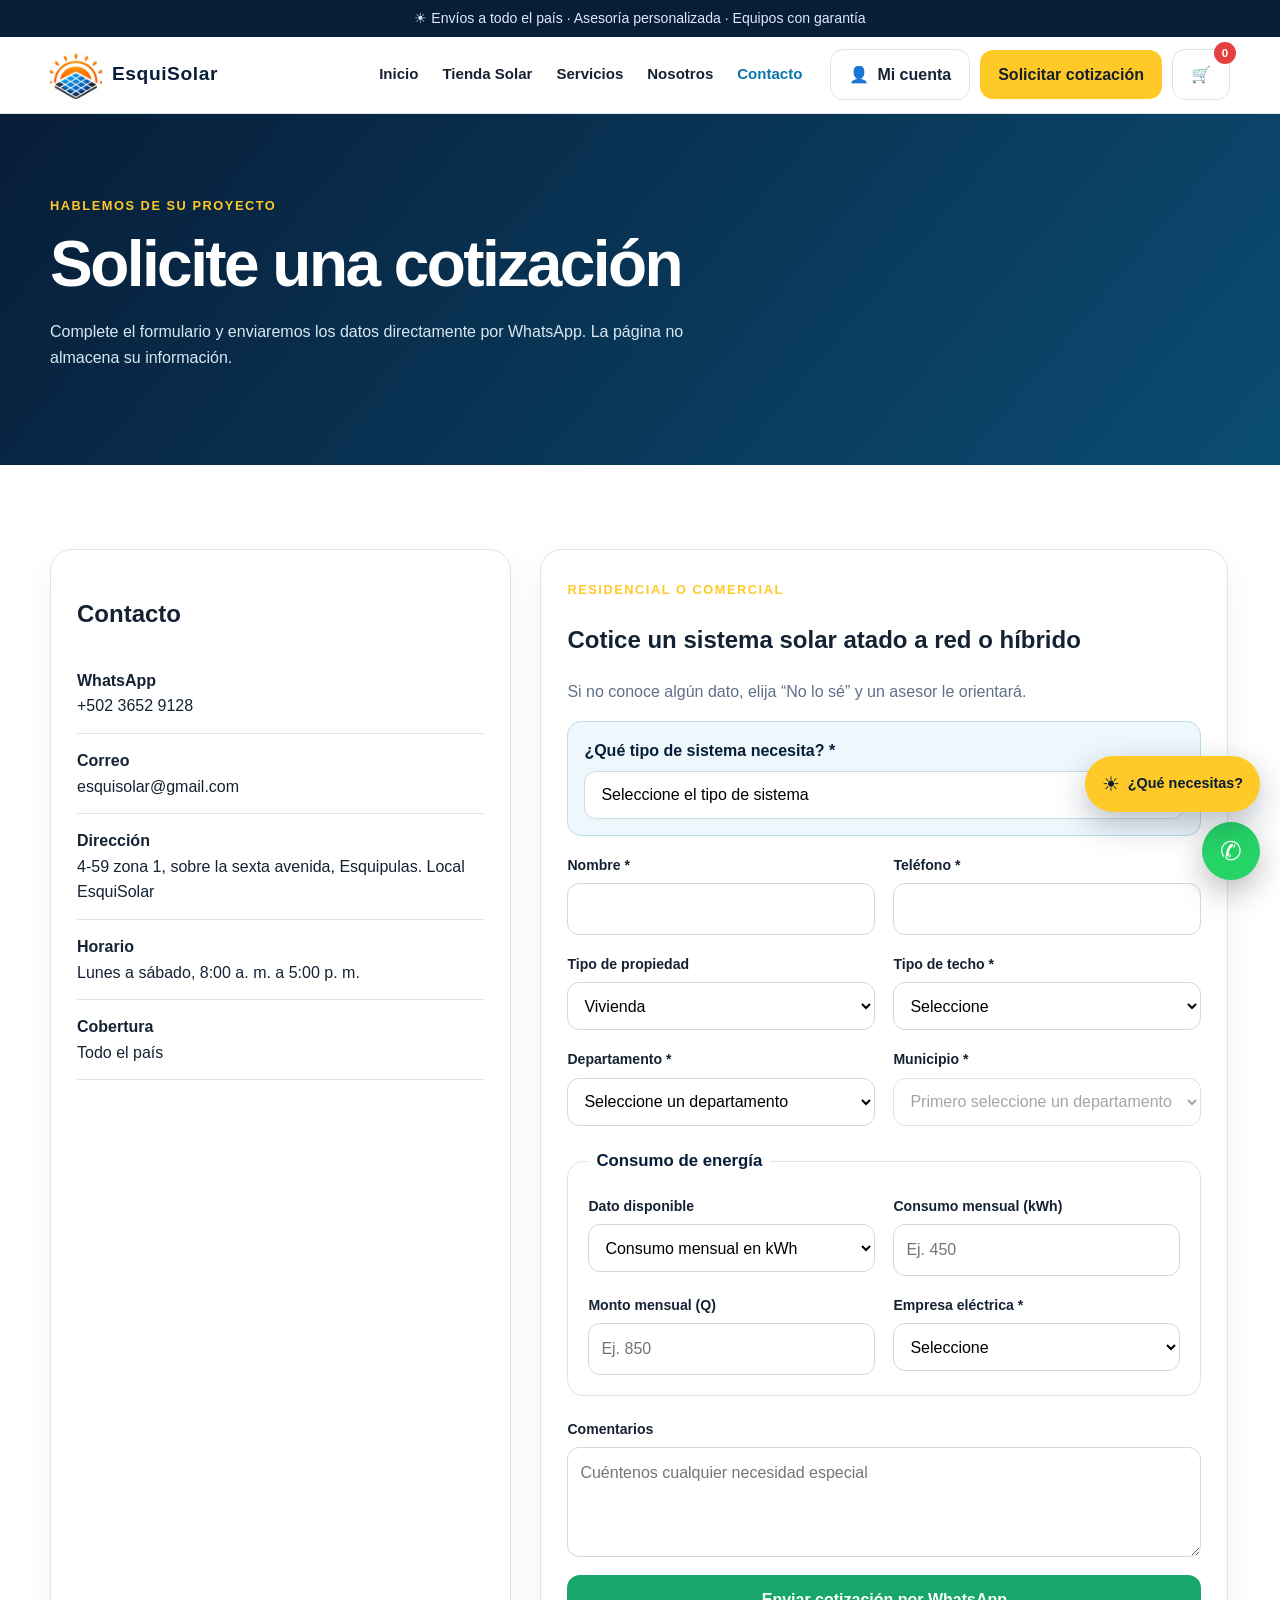
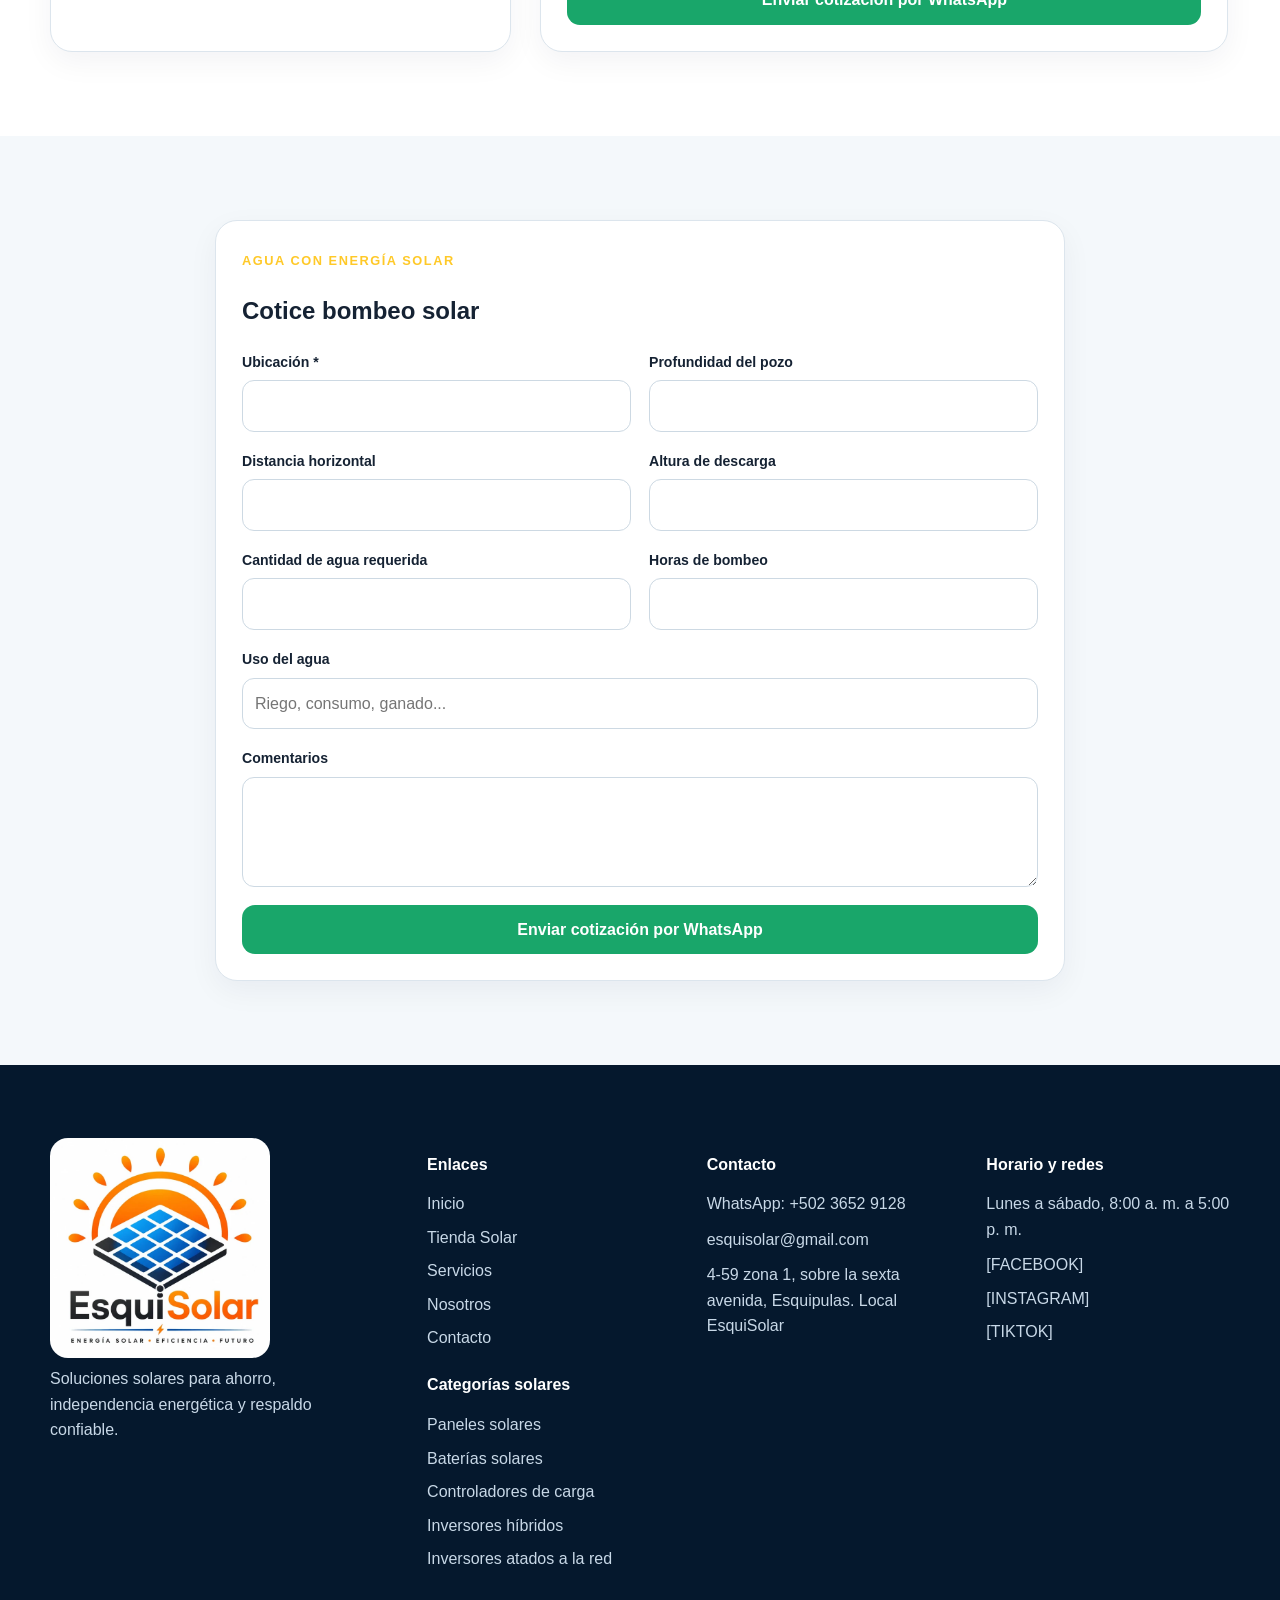
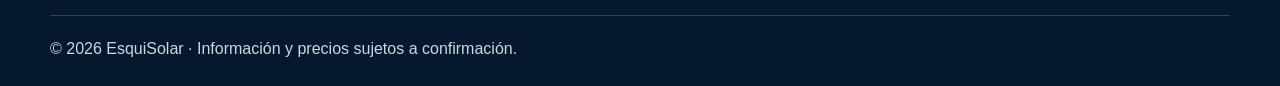
<file: contacto.html>
<!doctype html>
<html lang="es">
<head>
  <meta charset="utf-8">
  <meta name="viewport" content="width=device-width,initial-scale=1">
  <title>Cotización de sistemas solares en Guatemala | EsquiSolar</title>
  <meta name="description" content="Solicite una cotización de sistema solar conectado a red, híbrido, aislado o bombeo solar en Guatemala.">
  <meta name="robots" content="index,follow">
  <link rel="canonical" href="https://esquisolar.com/contacto">
  <meta property="og:site_name" content="EsquiSolar">
  <meta property="og:title" content="Cotice su sistema solar | EsquiSolar">
  <meta property="og:description" content="Cuéntenos su consumo o proyecto y reciba orientación para una solución solar en Guatemala.">
  <meta property="og:type" content="website">
  <meta property="og:url" content="https://esquisolar.com/contacto">
  <meta property="og:image" content="https://esquisolar.com/assets/images/hero-solar.png">
  <link rel="icon" href="/favicon.ico" sizes="any"><link rel="icon" type="image/png" sizes="256x256" href="/favicon.png"><link rel="icon" type="image/svg+xml" href="/assets/images/favicon.svg"><link rel="apple-touch-icon" sizes="180x180" href="/apple-touch-icon.png">
  <link rel="stylesheet" href="css/styles.css?v=16">
  <link rel="stylesheet" href="css/brand.css?v=2">
</head>
<body>
  <a class="skip-link" href="#contenido">Ir al contenido</a><div data-header></div>
  <main id="contenido">
    <section class="page-hero"><div class="container"><span class="eyebrow">Hablemos de su proyecto</span><h1>Solicite una cotización</h1><p>Complete el formulario y enviaremos los datos directamente por WhatsApp. La página no almacena su información.</p></div></section>
    <section class="section">
      <div class="container contact-grid">
        <aside class="card"><h2>Contacto</h2><ul class="contact-list">
          <li><strong>WhatsApp</strong><br><a data-wa="Hola, EsquiSolar. Quiero información." target="_blank" rel="noopener">+502 3652 9128</a></li>
          <li><strong>Correo</strong><br><a href="mailto:esquisolar@gmail.com">esquisolar@gmail.com</a></li>
          <li><strong>Dirección</strong><br>4-59 zona 1, sobre la sexta avenida, Esquipulas. Local EsquiSolar</li>
          <li><strong>Horario</strong><br>Lunes a sábado, 8:00 a. m. a 5:00 p. m.</li>
          <li><strong>Cobertura</strong><br>Todo el país</li>
        </ul></aside>
        <div class="card form-card" id="cotizacion">
          <span class="eyebrow">Residencial o comercial</span><h2>Cotice un sistema solar atado a red o híbrido</h2><p>Si no conoce algún dato, elija “No lo sé” y un asesor le orientará.</p>
          <form class="form-grid" data-quote-form="un sistema solar atado a red o híbrido">
            <div class="field full first-question"><label for="tipo-sistema">¿Qué tipo de sistema necesita? *</label><select id="tipo-sistema" name="Tipo de sistema" required><option value="">Seleccione el tipo de sistema</option><option>Atado a la red</option><option>Híbrido con baterías</option><option>No lo sé, necesito asesoría</option></select></div>
            <div class="field"><label for="nombre">Nombre *</label><input id="nombre" name="Nombre" autocomplete="name" required></div>
            <div class="field"><label for="telefono">Teléfono *</label><input id="telefono" name="Teléfono" type="tel" inputmode="tel" autocomplete="tel" required></div>
            <div class="field"><label for="tipo-propiedad">Tipo de propiedad</label><select id="tipo-propiedad" name="Tipo de propiedad"><option>Vivienda</option><option>Comercio</option><option>Industria</option><option>Finca</option><option>Otro</option></select></div>
            <div class="field"><label for="tipo-techo">Tipo de techo *</label><select id="tipo-techo" name="Tipo de techo" required><option value="">Seleccione</option><option>Lámina</option><option>Terraza de concreto</option><option>Teja</option><option>Otro</option><option>No lo sé</option></select></div>
            <div class="field"><label for="departamento">Departamento *</label><select id="departamento" name="Departamento" autocomplete="address-level1" required><option value="">Seleccione un departamento</option></select></div>
            <div class="field"><label for="municipio">Municipio *</label><select id="municipio" name="Municipio" autocomplete="address-level2" required disabled><option value="">Primero seleccione un departamento</option></select></div>
            <fieldset class="full form-section"><legend>Consumo de energía</legend><div class="form-grid compact-grid">
              <div class="field"><label for="dato-factura">Dato disponible</label><select id="dato-factura" name="Dato de factura"><option>Consumo mensual en kWh</option><option>Monto mensual en quetzales</option><option>Tengo ambos datos</option><option>No lo sé</option></select></div>
              <div class="field"><label for="consumo">Consumo mensual (kWh)</label><input id="consumo" name="Consumo mensual en kWh" type="number" min="0" step="0.01" inputmode="decimal" placeholder="Ej. 450"></div>
              <div class="field"><label for="factura">Monto mensual (Q)</label><input id="factura" name="Monto mensual en quetzales" type="number" min="0" step="0.01" inputmode="decimal" placeholder="Ej. 850"></div>
              <div class="field"><label for="distribuidora">Empresa eléctrica *</label><select id="distribuidora" name="Empresa eléctrica" required><option value="">Seleccione</option><option>EEGSA</option><option>Energuate</option><option>Empresa eléctrica municipal</option><option>Otra</option><option>No lo sé</option></select></div>
            </div></fieldset>
            <fieldset class="full form-section" data-hybrid-only hidden><legend>Aparatos o equipos que desea utilizar o respaldar</legend><p class="field-help">Esta información se solicita únicamente para calcular el respaldo del sistema híbrido.</p><div class="appliance-grid">
              <label class="check-card"><input type="checkbox" name="Aparato" value="Iluminación"><span>💡 Iluminación</span></label>
              <label class="check-card"><input type="checkbox" name="Aparato" value="Refrigeradora"><span>❄ Refrigeradora</span></label>
              <label class="check-card"><input type="checkbox" name="Aparato" value="Televisor"><span>📺 Televisor</span></label>
              <label class="check-card"><input type="checkbox" name="Aparato" value="Internet y router"><span>📶 Internet y router</span></label>
              <label class="check-card"><input type="checkbox" name="Aparato" value="Computadoras"><span>💻 Computadoras</span></label>
              <label class="check-card"><input type="checkbox" name="Aparato" value="Bomba de agua"><span>💧 Bomba de agua</span></label>
              <label class="check-card"><input type="checkbox" name="Aparato" value="Aire acondicionado"><span>🌬 Aire acondicionado</span></label>
              <label class="check-card"><input type="checkbox" name="Aparato" value="Cámaras de seguridad"><span>📷 Cámaras</span></label>
            </div><div class="field other-equipment"><label for="otros-equipos">Otros aparatos y cantidades</label><textarea id="otros-equipos" name="Otros aparatos" placeholder="Ej. 6 focos, 2 ventiladores y 1 congelador"></textarea></div></fieldset>
            <div class="field" data-hybrid-only hidden><label for="horas-equipos">Horas de funcionamiento diario</label><select id="horas-equipos" name="Horas de funcionamiento de equipos" disabled><option>1 a 2 horas</option><option>3 a 4 horas</option><option>5 a 8 horas</option><option>9 a 12 horas</option><option>Más de 12 horas</option><option>Todo el día</option><option>No lo sé</option></select></div>
            <div class="field" data-hybrid-only hidden><label for="horas-apagon">Respaldo durante apagones</label><select id="horas-apagon" name="Horas de respaldo en apagones" disabled><option>1 a 2 horas</option><option>3 a 4 horas</option><option>5 a 8 horas</option><option>Más de 8 horas</option><option>No lo sé</option></select></div>
            <div class="field full"><label for="comentarios-solar">Comentarios</label><textarea id="comentarios-solar" name="Comentarios" placeholder="Cuéntenos cualquier necesidad especial"></textarea></div>
            <button class="btn btn-green full">Enviar cotización por WhatsApp</button>
          </form>
        </div>
      </div>
    </section>
    <section class="section soft"><div class="container"><div class="card form-card"><span class="eyebrow">Agua con energía solar</span><h2>Cotice bombeo solar</h2><form class="form-grid" data-quote-form="bombeo solar">
      <div class="field"><label>Ubicación *</label><input name="Ubicación" required></div><div class="field"><label>Profundidad del pozo</label><input name="Profundidad del pozo"></div><div class="field"><label>Distancia horizontal</label><input name="Distancia horizontal"></div><div class="field"><label>Altura de descarga</label><input name="Altura de descarga"></div><div class="field"><label>Cantidad de agua requerida</label><input name="Agua requerida"></div><div class="field"><label>Horas de bombeo</label><input name="Horas de bombeo"></div><div class="field full"><label>Uso del agua</label><input name="Uso del agua" placeholder="Riego, consumo, ganado..."></div><div class="field full"><label>Comentarios</label><textarea name="Comentarios"></textarea></div><button class="btn btn-green full">Enviar cotización por WhatsApp</button>
    </form></div></div></section>
  </main>
  <div data-footer></div><script src="js/app.js?v=17"></script><script src="js/carrito.js?v=20261119"></script><script src="js/ubicaciones.js"></script><script src="js/cotizacion.js"></script>
</body></html>
</file>
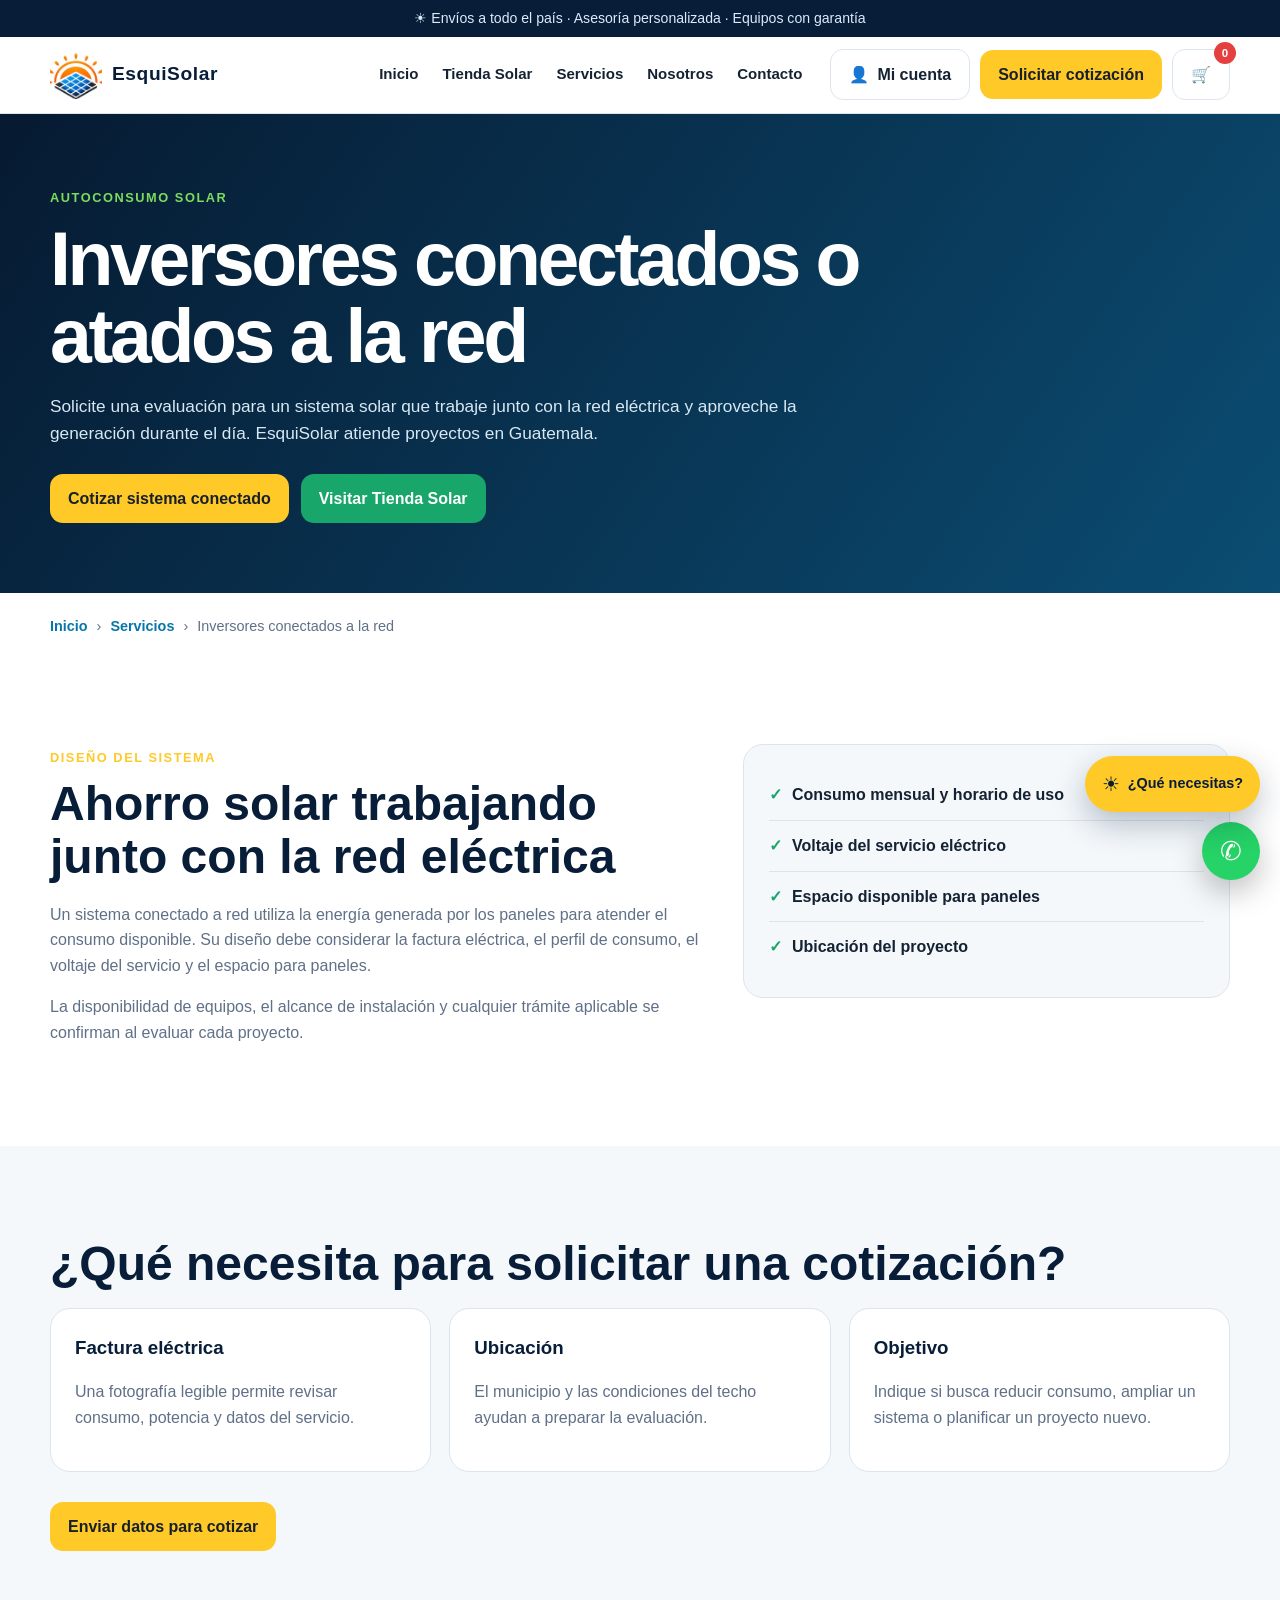
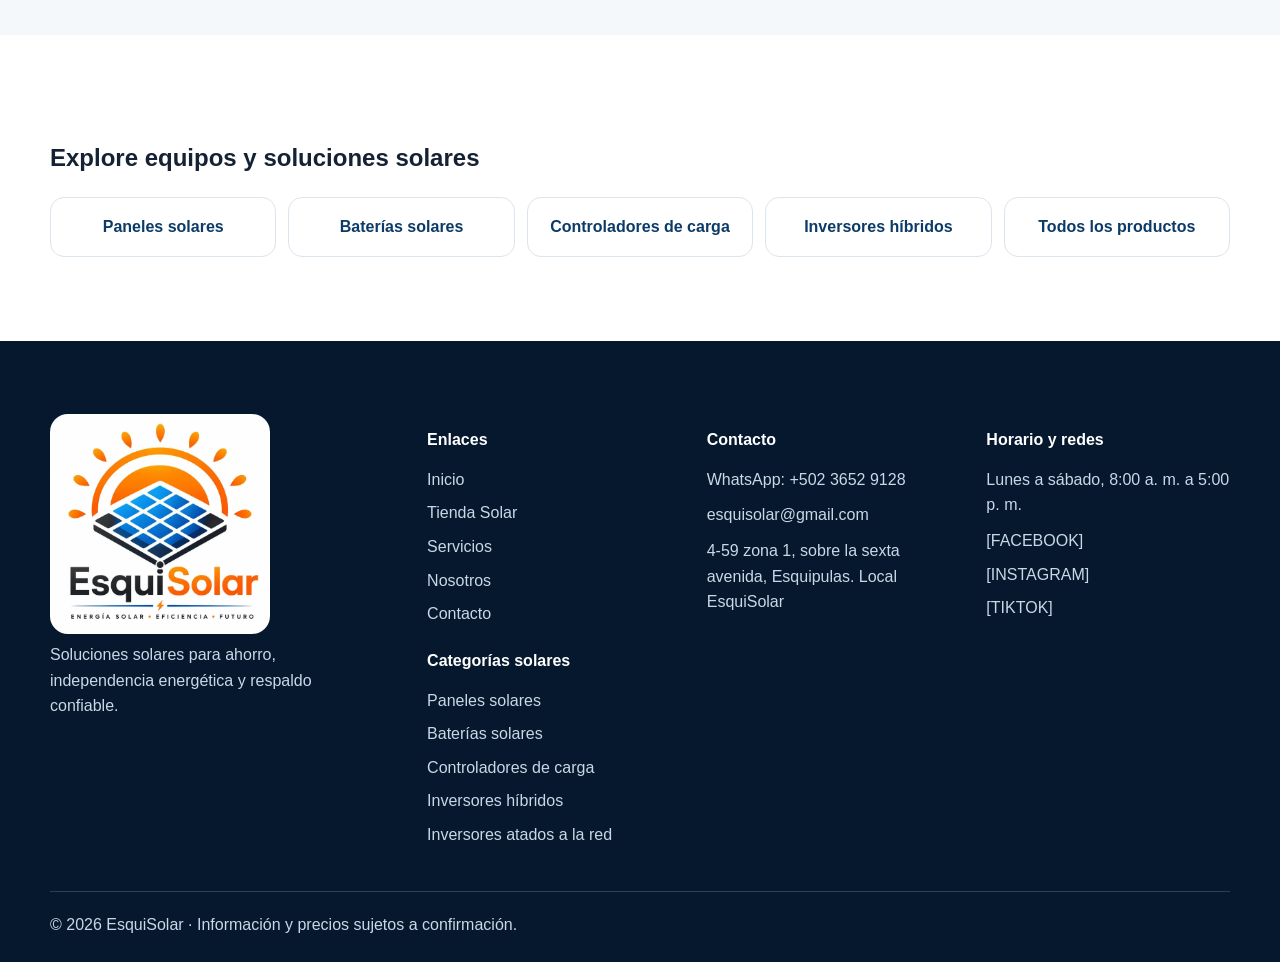
<file: inversores-conectados-a-la-red.html>
<!doctype html><html lang="es"><head><meta charset="utf-8"><meta name="viewport" content="width=device-width,initial-scale=1"><title>Inversores conectados a la red en Guatemala | EsquiSolar</title><meta name="description" content="Inversores conectados o atados a la red para sistemas solares en Guatemala. Solicite evaluación, dimensionamiento y cotización con EsquiSolar."><meta name="robots" content="index,follow,max-image-preview:large"><link rel="canonical" href="https://esquisolar.com/inversores-conectados-a-la-red"><meta property="og:site_name" content="EsquiSolar"><meta property="og:title" content="Inversores conectados a la red | EsquiSolar"><meta property="og:description" content="Sistemas solares atados a la red para autoconsumo en Guatemala."><meta property="og:type" content="website"><meta property="og:url" content="https://esquisolar.com/inversores-conectados-a-la-red"><meta property="og:image" content="https://esquisolar.com/assets/images/hero-solar.png"><link rel="icon" href="/favicon.ico" sizes="any"><link rel="icon" type="image/png" sizes="256x256" href="/favicon.png"><link rel="apple-touch-icon" href="/apple-touch-icon.png"><link rel="stylesheet" href="css/styles.css?v=16"><link rel="stylesheet" href="css/brand.css?v=2"><link rel="stylesheet" href="css/seo-categories.css?v=1"><script type="application/ld+json">{"@context":"https://schema.org","@type":"Service","name":"Sistemas solares conectados a la red en Guatemala","url":"https://esquisolar.com/inversores-conectados-a-la-red","provider":{"@type":"LocalBusiness","name":"EsquiSolar","url":"https://esquisolar.com/"},"areaServed":{"@type":"Country","name":"Guatemala"},"description":"Evaluación y cotización de sistemas solares con inversores conectados o atados a la red."}</script></head><body><a class="skip-link" href="#contenido">Ir al contenido</a><div data-header></div><main id="contenido"><section class="seo-category-hero"><div class="container"><span class="eyebrow">Autoconsumo solar</span><h1>Inversores conectados o atados a la red</h1><p>Solicite una evaluación para un sistema solar que trabaje junto con la red eléctrica y aproveche la generación durante el día. EsquiSolar atiende proyectos en Guatemala.</p><div class="actions"><a class="btn btn-primary" href="contacto.html#cotizacion">Cotizar sistema conectado</a><a class="btn btn-green" href="productos.html">Visitar Tienda Solar</a></div></div></section><div class="container"><nav class="seo-breadcrumbs"><a href="index.html">Inicio</a><span>›</span><a href="servicios.html">Servicios</a><span>›</span><span>Inversores conectados a la red</span></nav></div><section class="section"><div class="container seo-intro"><div><span class="eyebrow">Diseño del sistema</span><h2>Ahorro solar trabajando junto con la red eléctrica</h2><p>Un sistema conectado a red utiliza la energía generada por los paneles para atender el consumo disponible. Su diseño debe considerar la factura eléctrica, el perfil de consumo, el voltaje del servicio y el espacio para paneles.</p><p>La disponibilidad de equipos, el alcance de instalación y cualquier trámite aplicable se confirman al evaluar cada proyecto.</p></div><ul class="seo-checklist"><li>Consumo mensual y horario de uso</li><li>Voltaje del servicio eléctrico</li><li>Espacio disponible para paneles</li><li>Ubicación del proyecto</li></ul></div></section><section class="section soft seo-guide"><div class="container"><h2>¿Qué necesita para solicitar una cotización?</h2><div class="seo-guide-grid"><article class="seo-guide-card"><h3>Factura eléctrica</h3><p>Una fotografía legible permite revisar consumo, potencia y datos del servicio.</p></article><article class="seo-guide-card"><h3>Ubicación</h3><p>El municipio y las condiciones del techo ayudan a preparar la evaluación.</p></article><article class="seo-guide-card"><h3>Objetivo</h3><p>Indique si busca reducir consumo, ampliar un sistema o planificar un proyecto nuevo.</p></article></div><div class="actions"><a class="btn btn-primary" href="contacto.html#cotizacion">Enviar datos para cotizar</a></div></div></section><section class="section"><div class="container"><h2>Explore equipos y soluciones solares</h2><div class="seo-category-links"><a href="/paneles-solares-guatemala">Paneles solares</a><a href="/baterias-solares-guatemala">Baterías solares</a><a href="/controladores-de-carga-solar">Controladores de carga</a><a href="/inversores-hibridos-guatemala">Inversores híbridos</a><a href="productos.html">Todos los productos</a></div></div></section></main><div data-footer></div><script src="js/app.js?v=17"></script><script src="js/carrito.js?v=20261119"></script></body></html>
</file>
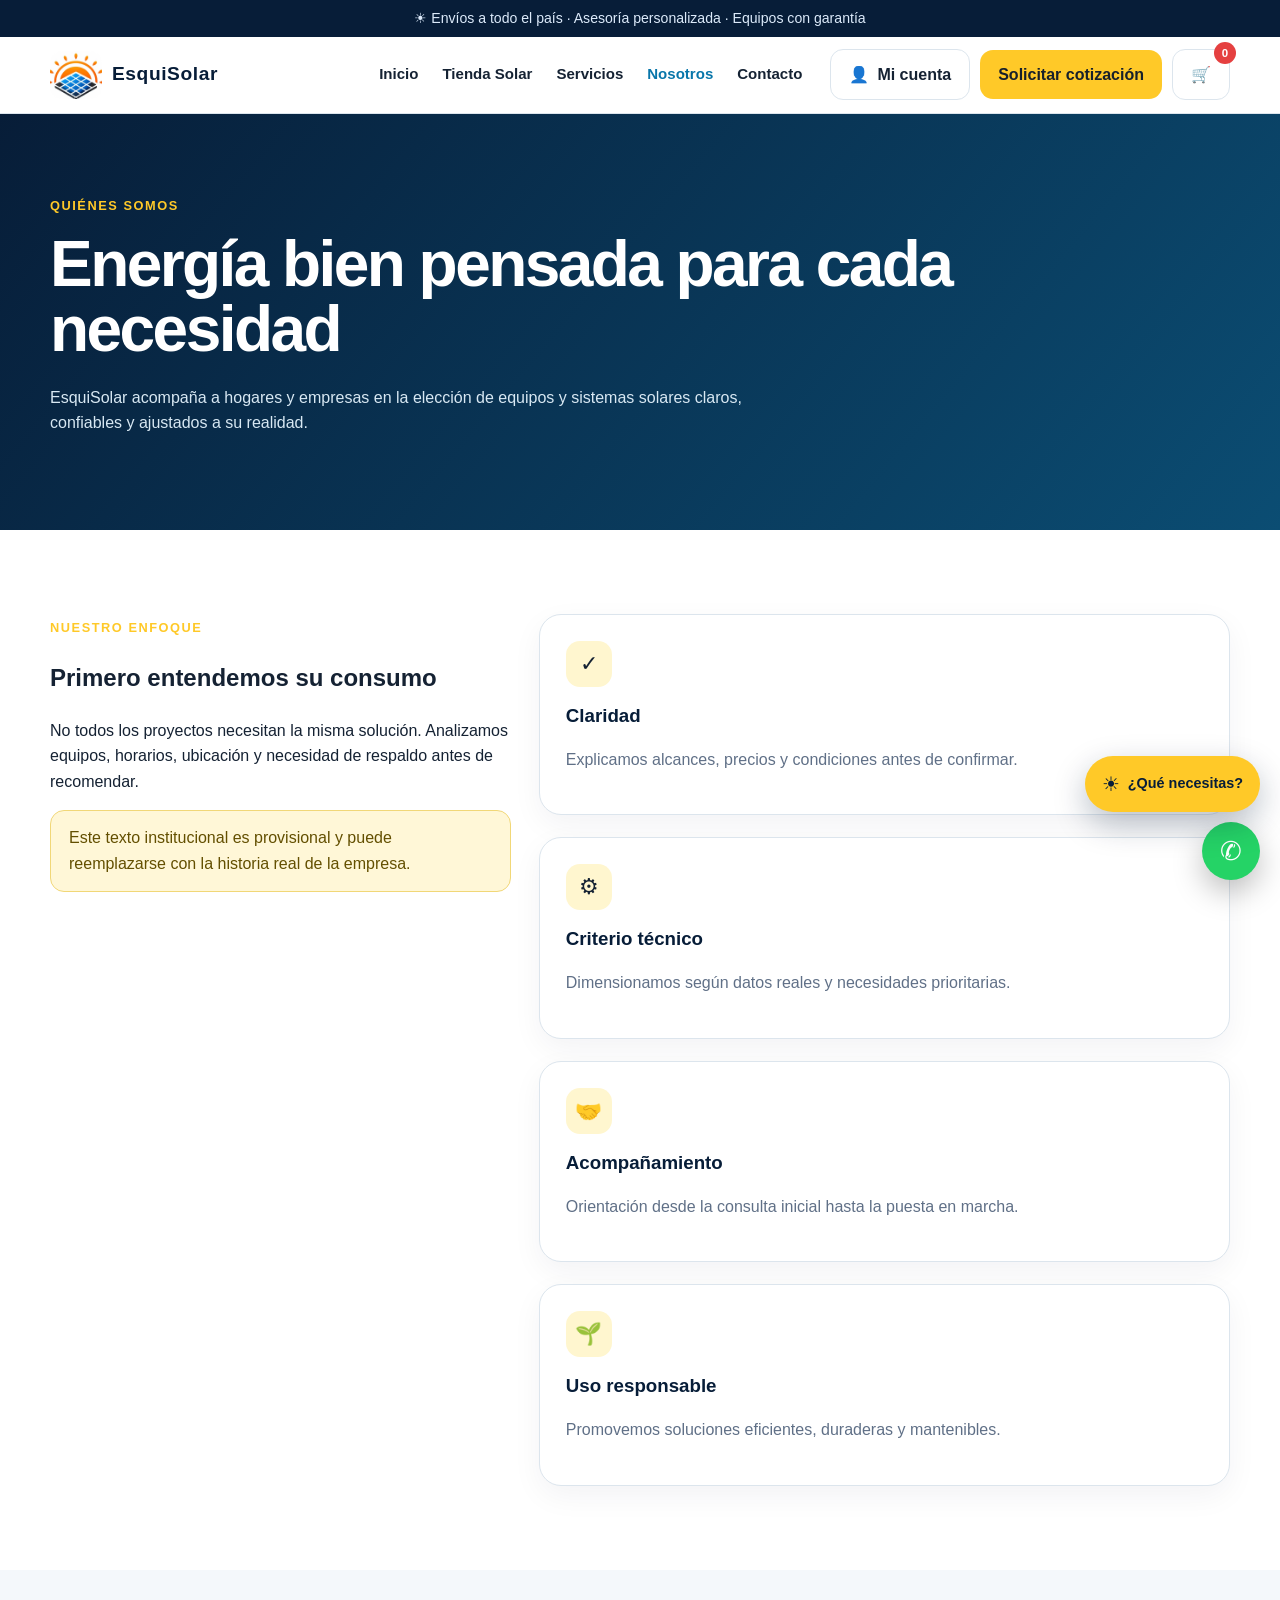
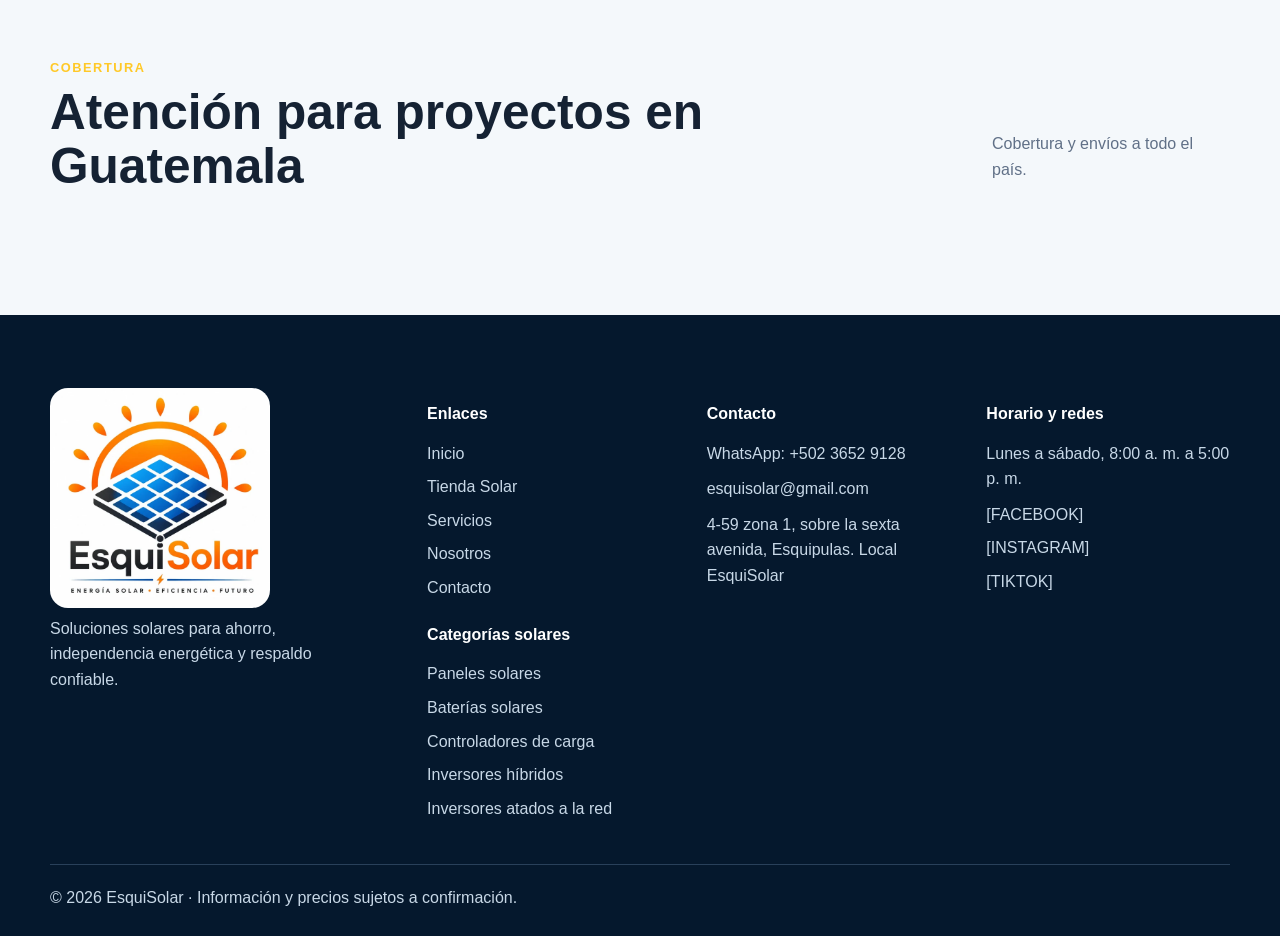
<file: nosotros.html>
<!doctype html><html lang="es"><head><meta charset="utf-8"><meta name="viewport" content="width=device-width,initial-scale=1"><title>Nosotros | EsquiSolar</title><meta name="description" content="Conozca el enfoque de EsquiSolar para soluciones de energía confiables."><link rel="icon" href="/favicon.ico" sizes="any"><link rel="icon" type="image/png" sizes="256x256" href="/favicon.png"><link rel="icon" type="image/svg+xml" href="/assets/images/favicon.svg"><link rel="apple-touch-icon" sizes="180x180" href="/apple-touch-icon.png"><link rel="stylesheet" href="css/styles.css?v=16"><link rel="stylesheet" href="css/brand.css?v=2"></head><body><a class="skip-link" href="#contenido">Ir al contenido</a><div data-header></div><main id="contenido"><section class="page-hero"><div class="container"><span class="eyebrow">Quiénes somos</span><h1>Energía bien pensada para cada necesidad</h1><p>EsquiSolar acompaña a hogares y empresas en la elección de equipos y sistemas solares claros, confiables y ajustados a su realidad.</p></div></section><section class="section"><div class="container contact-grid"><div><span class="eyebrow">Nuestro enfoque</span><h2>Primero entendemos su consumo</h2><p>No todos los proyectos necesitan la misma solución. Analizamos equipos, horarios, ubicación y necesidad de respaldo antes de recomendar.</p><p class="notice">Este texto institucional es provisional y puede reemplazarse con la historia real de la empresa.</p></div><div class="grid grid-2"><div class="card"><span class="icon">✓</span><h3>Claridad</h3><p>Explicamos alcances, precios y condiciones antes de confirmar.</p></div><div class="card"><span class="icon">⚙</span><h3>Criterio técnico</h3><p>Dimensionamos según datos reales y necesidades prioritarias.</p></div><div class="card"><span class="icon">🤝</span><h3>Acompañamiento</h3><p>Orientación desde la consulta inicial hasta la puesta en marcha.</p></div><div class="card"><span class="icon">🌱</span><h3>Uso responsable</h3><p>Promovemos soluciones eficientes, duraderas y mantenibles.</p></div></div></div></section><section class="section soft"><div class="container"><div class="section-head"><div><span class="eyebrow">Cobertura</span><h2>Atención para proyectos en Guatemala</h2></div><p>Cobertura y envíos a todo el país.</p></div></div></section></main><div data-footer></div><script src="js/app.js?v=17"></script><script src="js/carrito.js?v=20261119"></script></body></html>
</file>
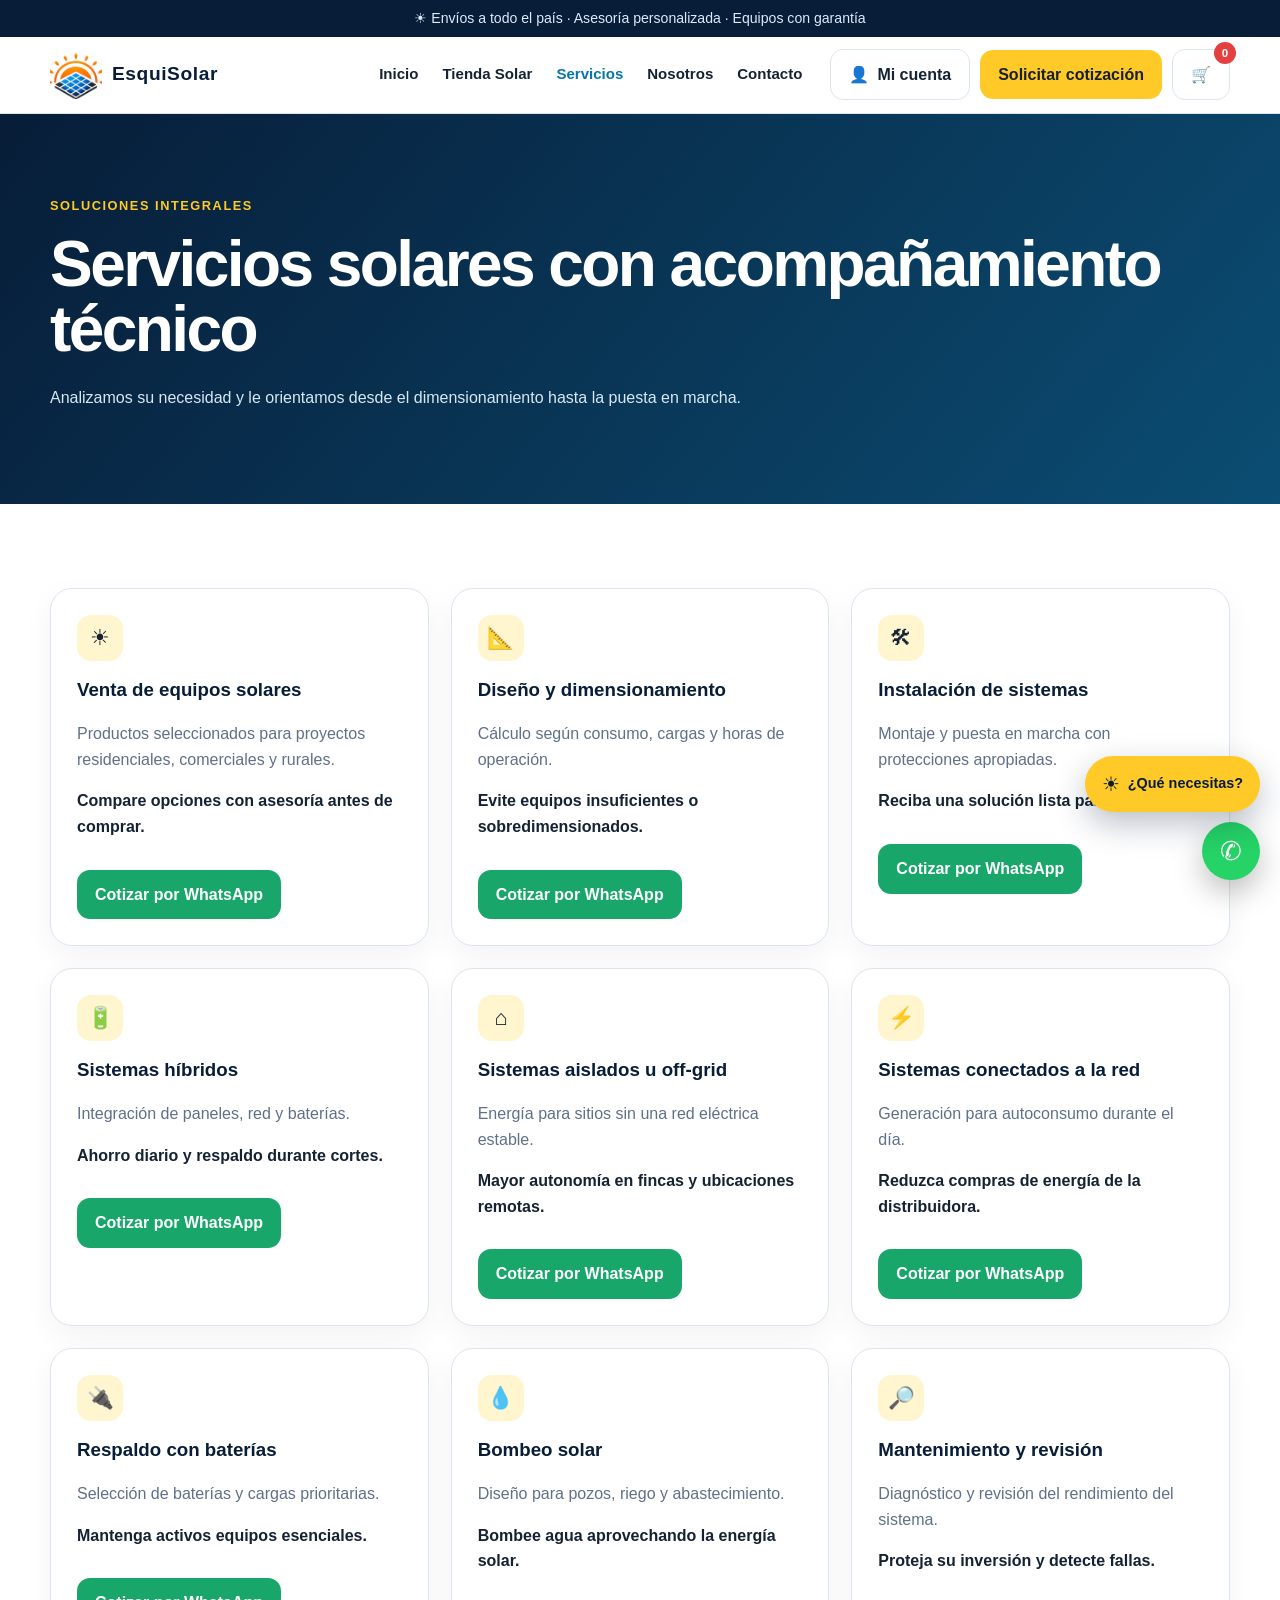
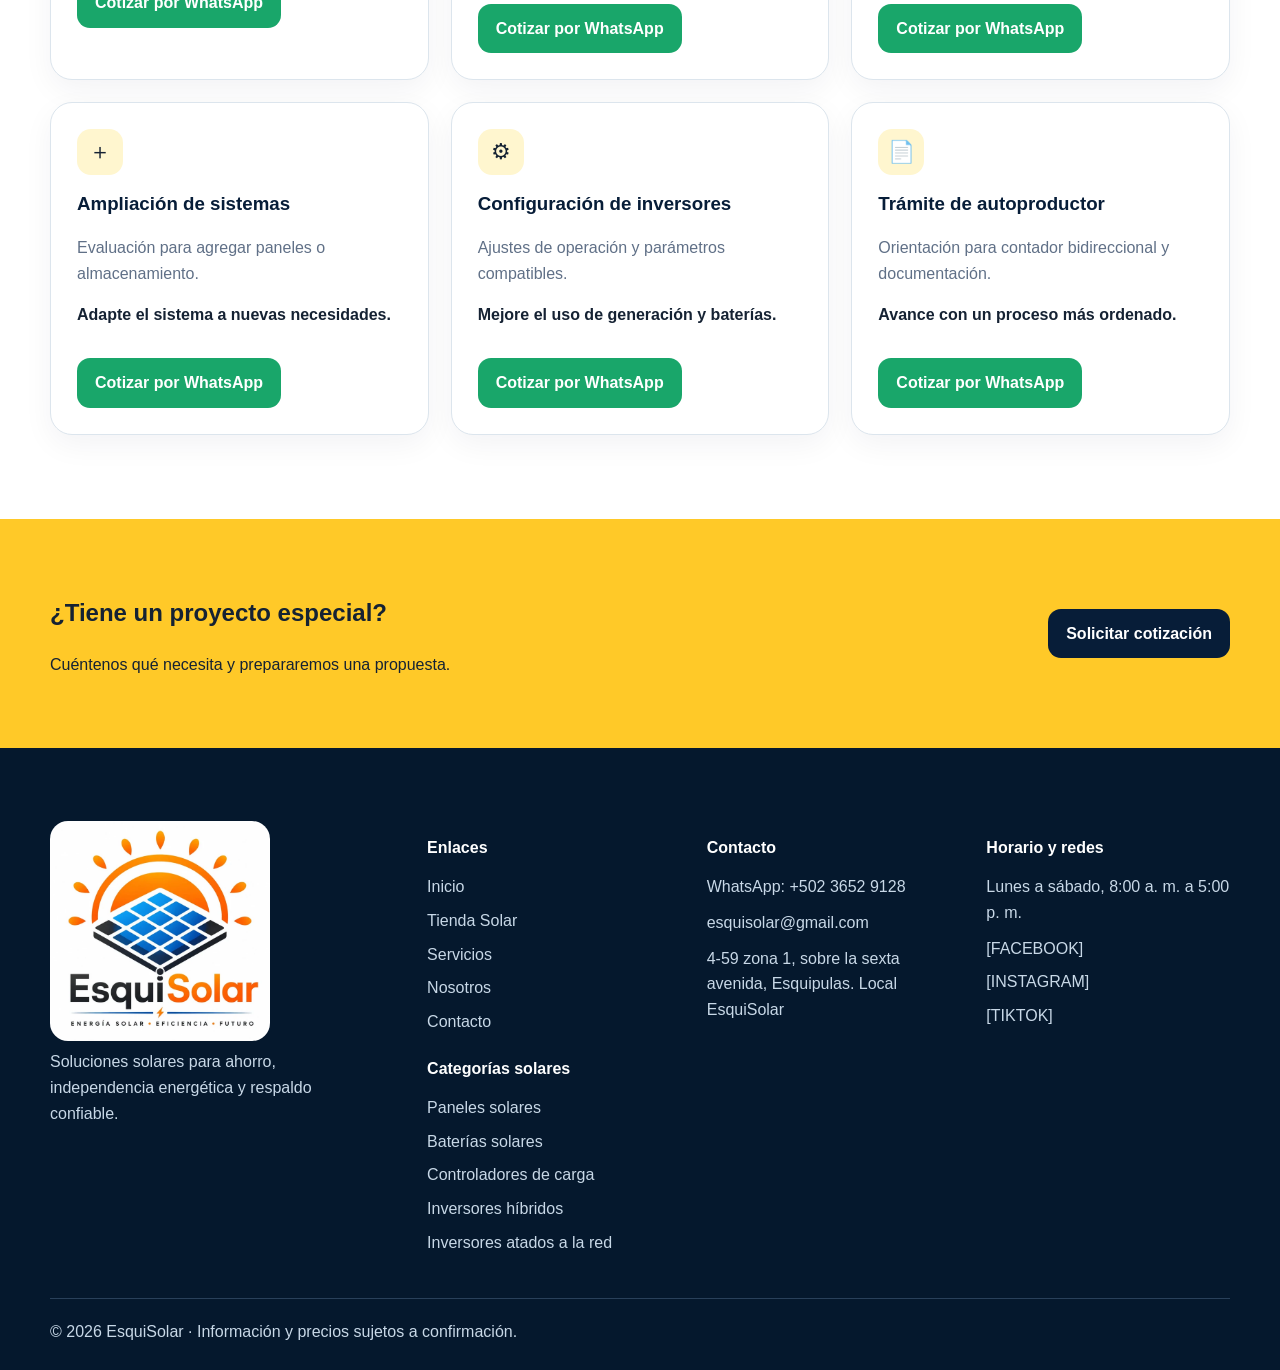
<file: servicios.html>
<!doctype html><html lang="es"><head><meta charset="utf-8"><meta name="viewport" content="width=device-width,initial-scale=1"><title>Servicios | EsquiSolar</title><meta name="description" content="Diseño, instalación, mantenimiento y trámites para sistemas solares."><link rel="icon" href="/favicon.ico" sizes="any"><link rel="icon" type="image/png" sizes="256x256" href="/favicon.png"><link rel="icon" type="image/svg+xml" href="/assets/images/favicon.svg"><link rel="apple-touch-icon" sizes="180x180" href="/apple-touch-icon.png"><link rel="stylesheet" href="css/styles.css?v=16"><link rel="stylesheet" href="css/brand.css?v=2"></head><body><a class="skip-link" href="#contenido">Ir al contenido</a><div data-header></div><main id="contenido"><section class="page-hero"><div class="container"><span class="eyebrow">Soluciones integrales</span><h1>Servicios solares con acompañamiento técnico</h1><p>Analizamos su necesidad y le orientamos desde el dimensionamiento hasta la puesta en marcha.</p></div></section><section class="section"><div class="container"><div class="grid grid-3" id="services"></div></div></section><section class="about-band"><div class="container"><div><h2>¿Tiene un proyecto especial?</h2><p>Cuéntenos qué necesita y prepararemos una propuesta.</p></div><a class="btn btn-dark" href="contacto.html#cotizacion">Solicitar cotización</a></div></section></main><div data-footer></div><script src="js/app.js?v=17"></script><script src="js/carrito.js?v=20261119"></script><script>const services=[['Venta de equipos solares','Productos seleccionados para proyectos residenciales, comerciales y rurales.','Compare opciones con asesoría antes de comprar.'],['Diseño y dimensionamiento','Cálculo según consumo, cargas y horas de operación.','Evite equipos insuficientes o sobredimensionados.'],['Instalación de sistemas','Montaje y puesta en marcha con protecciones apropiadas.','Reciba una solución lista para operar.'],['Sistemas híbridos','Integración de paneles, red y baterías.','Ahorro diario y respaldo durante cortes.'],['Sistemas aislados u off-grid','Energía para sitios sin una red eléctrica estable.','Mayor autonomía en fincas y ubicaciones remotas.'],['Sistemas conectados a la red','Generación para autoconsumo durante el día.','Reduzca compras de energía de la distribuidora.'],['Respaldo con baterías','Selección de baterías y cargas prioritarias.','Mantenga activos equipos esenciales.'],['Bombeo solar','Diseño para pozos, riego y abastecimiento.','Bombee agua aprovechando la energía solar.'],['Mantenimiento y revisión','Diagnóstico y revisión del rendimiento del sistema.','Proteja su inversión y detecte fallas.'],['Ampliación de sistemas','Evaluación para agregar paneles o almacenamiento.','Adapte el sistema a nuevas necesidades.'],['Configuración de inversores','Ajustes de operación y parámetros compatibles.','Mejore el uso de generación y baterías.'],['Trámite de autoproductor','Orientación para contador bidireccional y documentación.','Avance con un proceso más ordenado.']];document.addEventListener('DOMContentLoaded',()=>{document.querySelector('#services').innerHTML=services.map((s,i)=>`<article class="card"><span class="icon">${['☀','📐','🛠','🔋','⌂','⚡','🔌','💧','🔎','＋','⚙','📄'][i]}</span><h3>${s[0]}</h3><p>${s[1]}</p><strong>${s[2]}</strong><div class="actions"><a class="btn btn-green" href="${whatsappUrl('Hola, EsquiSolar. Quiero cotizar el servicio: '+s[0])}" target="_blank" rel="noopener">Cotizar por WhatsApp</a></div></article>`).join('')})</script></body></html>
</file>
<file: css/styles.css>
:root{--navy:#071d38;--blue:#0c3b68;--sun:#ffc928;--green:#19a66a;--ink:#152233;--muted:#607087;--light:#f4f8fb;--white:#fff;--line:#dce5ed;--shadow:0 18px 45px rgba(7,29,56,.12);--radius:22px}*{box-sizing:border-box}html{scroll-behavior:smooth}body{margin:0;font-family:Inter,Segoe UI,Arial,sans-serif;color:var(--ink);background:#fff;line-height:1.6}a{color:inherit;text-decoration:none}button,input,select,textarea{font:inherit}button{cursor:pointer}.container{width:min(1180px,calc(100% - 32px));margin:auto}.topbar{background:var(--navy);color:#dceafa;text-align:center;padding:7px;font-size:.88rem}.site-header{position:sticky;top:0;z-index:50;background:rgba(255,255,255,.96);backdrop-filter:blur(12px);border-bottom:1px solid var(--line)}.nav{height:76px;display:flex;align-items:center;gap:28px}.brand{display:flex;align-items:center;gap:10px;font-weight:900;color:var(--navy);font-size:1.2rem;letter-spacing:.03em}.logo-mark{display:grid;place-items:center;width:42px;height:42px;border-radius:14px;background:var(--sun);font-size:1.45rem}.nav-links{display:flex;gap:24px;margin-left:auto}.nav-links a{font-weight:700;font-size:.94rem}.nav-links a:hover,.nav-links a[aria-current=page]{color:#0876aa}.nav-actions{display:flex;align-items:center;gap:10px}.btn{border:0;border-radius:13px;padding:12px 18px;font-weight:800;display:inline-flex;align-items:center;justify-content:center;gap:8px;transition:.2s}.btn:hover{transform:translateY(-2px)}.btn-primary{background:var(--sun);color:#17202b}.btn-dark{background:var(--navy);color:#fff}.btn-green{background:var(--green);color:#fff}.btn-outline{border:1px solid var(--line);background:#fff}.cart-button{position:relative}.cart-count{position:absolute;right:-7px;top:-8px;background:#e54040;color:#fff;border-radius:999px;min-width:22px;height:22px;font-size:.72rem;display:grid;place-items:center}.menu-toggle{display:none;background:none;border:0;font-size:1.6rem}.hero{min-height:640px;background:linear-gradient(90deg,rgba(4,20,39,.96) 0%,rgba(4,20,39,.78) 42%,rgba(4,20,39,.12) 72%),url('../assets/images/hero-solar.png') center/cover;display:flex;align-items:center;color:#fff}.hero-content{max-width:650px;padding:90px 0}.eyebrow{display:inline-flex;align-items:center;gap:8px;color:var(--sun);font-weight:900;text-transform:uppercase;letter-spacing:.12em;font-size:.8rem}.hero h1,.page-hero h1{font-size:clamp(2.5rem,6vw,5rem);line-height:1.02;margin:15px 0 22px;letter-spacing:-.04em}.hero p{font-size:1.17rem;color:#dbe8f3;max-width:590px}.actions{display:flex;gap:12px;flex-wrap:wrap;margin-top:30px}.trust-row{display:grid;grid-template-columns:repeat(4,1fr);background:#fff;border-radius:20px;box-shadow:var(--shadow);margin-top:-45px;position:relative;z-index:2}.trust-item{padding:25px;display:flex;gap:12px;align-items:center;border-right:1px solid var(--line);font-weight:800}.trust-item:last-child{border:0}.icon{width:46px;height:46px;border-radius:14px;display:grid;place-items:center;background:#fff6cf;font-size:1.35rem;flex:none}.section{padding:84px 0}.section.soft{background:var(--light)}.section-head{display:flex;justify-content:space-between;align-items:end;gap:30px;margin-bottom:32px}.section-head h2{font-size:clamp(2rem,4vw,3.1rem);line-height:1.1;margin:5px 0}.section-head p{max-width:570px;color:var(--muted)}.grid{display:grid;gap:22px}.grid-3{grid-template-columns:repeat(3,1fr)}.grid-4{grid-template-columns:repeat(4,1fr)}.card{background:#fff;border:1px solid var(--line);border-radius:var(--radius);padding:26px;box-shadow:0 10px 30px rgba(7,29,56,.05)}.card h3{margin:14px 0 6px;color:var(--navy)}.card p{color:var(--muted)}.category-card{min-height:180px;display:flex;flex-direction:column;justify-content:space-between;background:linear-gradient(135deg,#092746,#0d4972);color:#fff}.category-card p{color:#c7dae8}.product-card{padding:0;overflow:hidden;display:flex;flex-direction:column}.product-image{height:210px;background:linear-gradient(145deg,#eaf1f6,#fff);display:grid;place-items:center;position:relative}.product-image img{width:100%;height:100%;object-fit:cover}.product-placeholder{font-size:4rem}.badge{position:absolute;top:14px;left:14px;background:var(--sun);color:#17202b;border-radius:999px;padding:5px 10px;font-size:.76rem;font-weight:900}.product-body{padding:22px;display:flex;flex-direction:column;flex:1}.product-meta{font-size:.78rem;color:#0876aa;font-weight:800;text-transform:uppercase}.price{font-weight:900;font-size:1.45rem;color:var(--navy);margin:10px 0}.old-price{text-decoration:line-through;color:#8996a6;font-size:.9rem;margin-left:8px}.product-actions{margin-top:auto;display:flex;gap:8px}.product-actions .btn{flex:1}.step{counter-increment:step;position:relative;padding-left:74px}.steps{counter-reset:step}.step:before{content:counter(step);position:absolute;left:0;top:0;width:52px;height:52px;border-radius:16px;background:var(--sun);display:grid;place-items:center;font-weight:900;font-size:1.3rem}.quote{border-left:4px solid var(--sun)}.faq details{background:#fff;border:1px solid var(--line);border-radius:16px;padding:18px 20px;margin-bottom:12px}.faq summary{font-weight:850;cursor:pointer;color:var(--navy)}.page-hero{background:linear-gradient(130deg,var(--navy),#0b4d73);color:#fff;padding:78px 0}.page-hero h1{font-size:clamp(2.3rem,5vw,4rem)}.page-hero p{color:#d8e8f3;max-width:700px}.toolbar{display:grid;grid-template-columns:2fr 1fr 1fr;gap:12px;margin-bottom:28px}.field{display:flex;flex-direction:column;gap:7px}.field label{font-weight:800;font-size:.88rem}.field input,.field select,.field textarea{border:1px solid #cdd9e3;border-radius:12px;padding:12px;background:#fff;min-height:48px}.field textarea{min-height:110px;resize:vertical}.notice{background:#fff7d7;border:1px solid #f1d777;border-radius:14px;padding:14px 18px;color:#634f00}.form-card{max-width:850px;margin:auto}.form-grid{display:grid;grid-template-columns:repeat(2,1fr);gap:18px}.full{grid-column:1/-1}.contact-grid{display:grid;grid-template-columns:.8fr 1.2fr;gap:28px}.contact-list{list-style:none;padding:0}.contact-list li{padding:14px 0;border-bottom:1px solid var(--line)}.footer{background:#05182d;color:#c8d8e7;padding:65px 0 25px}.footer-grid{display:grid;grid-template-columns:1.4fr repeat(3,1fr);gap:36px}.footer h3,.footer h4{color:#fff}.footer a{display:block;margin:8px 0}.footer-bottom{border-top:1px solid #29405a;margin-top:35px;padding-top:20px}.whatsapp-float{position:fixed;right:20px;bottom:20px;width:58px;height:58px;border-radius:50%;background:#25d366;color:#fff;display:grid;place-items:center;font-size:1.6rem;box-shadow:0 12px 30px rgba(0,0,0,.25);z-index:40}.drawer-backdrop{position:fixed;inset:0;background:rgba(3,15,28,.55);z-index:80;opacity:0;pointer-events:none;transition:.25s}.drawer{position:absolute;right:0;top:0;width:min(460px,100%);height:100%;background:#fff;padding:24px;overflow:auto;transform:translateX(100%);transition:.25s}.drawer-backdrop.open{opacity:1;pointer-events:auto}.drawer-backdrop.open .drawer{transform:none}.drawer-head{display:flex;justify-content:space-between;align-items:center}.icon-button{border:0;background:#eef3f7;border-radius:10px;width:42px;height:42px}.cart-item{display:grid;grid-template-columns:1fr auto;gap:12px;padding:16px 0;border-bottom:1px solid var(--line)}.qty{display:flex;align-items:center;gap:7px}.qty button{border:1px solid var(--line);background:#fff;border-radius:8px;width:32px;height:32px}.cart-total{display:flex;justify-content:space-between;font-size:1.3rem;font-weight:900;padding:20px 0}.modal{position:fixed;inset:0;z-index:100;background:rgba(3,15,28,.65);display:none;align-items:center;justify-content:center;padding:18px}.modal.open{display:flex}.modal-panel{background:#fff;border-radius:22px;max-width:780px;width:100%;max-height:92vh;overflow:auto;padding:28px}.modal-head{display:flex;justify-content:space-between;gap:20px}.empty{text-align:center;padding:45px;color:var(--muted)}.about-band{background:var(--sun);padding:55px 0}.about-band .container{display:flex;justify-content:space-between;align-items:center;gap:30px}.skip-link{position:absolute;left:-9999px}.skip-link:focus{left:10px;top:10px;z-index:200;background:#fff;padding:10px}.toast{position:fixed;bottom:90px;right:20px;background:var(--navy);color:#fff;padding:12px 18px;border-radius:10px;z-index:120;opacity:0;transform:translateY(10px);transition:.2s}.toast.show{opacity:1;transform:none}@media(max-width:900px){.nav-links{display:none;position:absolute;top:76px;left:0;right:0;background:#fff;padding:20px;box-shadow:var(--shadow);flex-direction:column}.nav-links.open{display:flex}.menu-toggle{display:block;margin-left:auto}.nav-actions .btn-primary{display:none}.trust-row,.grid-4{grid-template-columns:repeat(2,1fr)}.grid-3,.footer-grid{grid-template-columns:repeat(2,1fr)}.toolbar{grid-template-columns:1fr 1fr}.toolbar .field:first-child{grid-column:1/-1}.contact-grid{grid-template-columns:1fr}}@media(max-width:620px){.container{width:min(100% - 22px,1180px)}.topbar{font-size:.75rem}.nav{height:68px}.brand{font-size:1rem}.hero{min-height:590px;background-position:65% center}.hero-content{padding:70px 0}.hero h1{font-size:2.65rem}.trust-row,.grid-3,.grid-4,.footer-grid,.form-grid,.toolbar{grid-template-columns:1fr}.trust-item{border-right:0;border-bottom:1px solid var(--line)}.section{padding:60px 0}.section-head{align-items:start;flex-direction:column}.contact-grid{grid-template-columns:1fr}.about-band .container{align-items:start;flex-direction:column}.toolbar .field:first-child{grid-column:auto}.product-actions{flex-direction:column}.nav-actions .btn-outline{padding:10px}.page-hero{padding:58px 0}.page-hero h1{font-size:2.5rem}}

/* Cabecera compacta para teléfonos: mantiene cada control en su espacio. */
@media(max-width:620px){.nav{gap:8px;min-width:0}.brand{gap:6px;min-width:0;flex-shrink:1}.brand span{white-space:nowrap}.menu-toggle{margin-left:auto;flex:0 0 40px;width:40px;padding:4px}.nav-actions{gap:6px;flex:0 0 auto}.nav-actions .btn-account span{display:none}.nav-actions .btn-account,.nav-actions .cart-button{width:42px;height:42px;padding:0;border-radius:12px}}
@media(max-width:370px){.brand span{display:none}}
</file>
<file: css/brand.css>
.brand-logo {
  width: 52px;
  height: 48px;
  object-fit: cover;
  object-position: center 42%;
  border-radius: 12px;
  background: #fff;
}

.footer-logo {
  display: block;
  width: min(220px, 100%);
  height: auto;
  border-radius: 18px;
  background: #fff;
}

.footer span { display: block; margin: 10px 0; }
.footer h4 { margin-bottom: 14px; }
.footer-admin-link { max-width: 310px; }
.footer-admin-link:hover,
.footer-admin-link:focus { color: var(--sun); text-decoration: underline; }
[hidden] { display: none !important; }
.form-section { border: 1px solid #dce5ed; border-radius: 16px; padding: 20px; margin: 4px 0; }
.form-section legend { padding: 0 8px; color: #071d38; font-weight: 850; font-size: 1.05rem; }
.field-help { margin-top: 0; color: #607087; }
.appliance-grid { display: grid; grid-template-columns: repeat(2,minmax(0,1fr)); gap: 10px; }
.check-card { display: flex; align-items: center; gap: 10px; min-height: 50px; padding: 11px 13px; border: 1px solid #dce5ed; border-radius: 12px; background: #f8fbfd; cursor: pointer; }
.check-card:has(input:checked) { border-color: #19a66a; background: #eaf8f1; }
.check-card input { width: 20px; height: 20px; accent-color: #19a66a; }
.other-equipment { margin-top: 16px; }
.first-question { padding: 16px; border-radius: 14px; background: #eef7fc; border: 1px solid #b9dceb; }
.first-question label { color: #071d38; font-size: 1rem; }
.admin-page { min-height: 100vh; background: linear-gradient(145deg,#eef7fc,#fff8dc); }
.admin-page input,.admin-page textarea,.admin-page select { pointer-events: auto !important; user-select: text !important; -webkit-user-select: text !important; touch-action: manipulation; caret-color: #071d38; position: relative; z-index: 1; }
.admin-page input:focus,.admin-page textarea:focus,.admin-page select:focus { outline: 3px solid rgba(12,118,170,.25); border-color: #0876aa; }
.admin-shell { width: min(1180px,calc(100% - 32px)); margin: auto; padding: 48px 0; }
.admin-login { width: min(460px,100%); margin: 8vh auto 0; text-align: center; }
.admin-login img { display: block; margin: 0 auto 12px; }
.admin-login h1 { margin: 8px 0; color: #071d38; }
.admin-login form { display: grid; gap: 16px; margin-top: 22px; text-align: left; }
.admin-error { min-height: 24px; margin: 0; color: #b42318; font-weight: 700; text-align: center; }
.admin-heading { display: flex; justify-content: space-between; align-items: end; gap: 24px; margin-bottom: 28px; }
.admin-heading h1 { margin: 5px 0; color: #071d38; font-size: clamp(2rem,5vw,3.4rem); }
.admin-heading p { margin: 0; color: #607087; }
.admin-layout { display: grid; grid-template-columns: minmax(0,.9fr) minmax(0,1.1fr); gap: 24px; align-items: start; }
.admin-form { display: grid; gap: 16px; }
.admin-form h2,.admin-products h2 { margin: 0; color: #071d38; }
.admin-form small { color: #607087; }
.image-preview { min-height: 210px; border: 2px dashed #b9cbd9; border-radius: 16px; background: #f4f8fb; display: grid; place-items: center; overflow: hidden; color: #607087; }
.image-preview img { width: 100%; height: 250px; object-fit: contain; background: #fff; }
.admin-status { min-height: 24px; margin: 0; color: #08704b; font-weight: 800; }
.admin-form button[disabled] { cursor: progress; opacity: .72; transform: none; }
.admin-list-head { display: flex; justify-content: space-between; gap: 18px; align-items: start; }
.admin-list-head p { margin: 4px 0 18px; color: #607087; }
.admin-list-head > strong { min-width: 38px; height: 38px; border-radius: 999px; display: grid; place-items: center; background: #fff2bf; color: #071d38; }
.admin-product-row { display: grid; grid-template-columns: 72px 1fr auto; align-items: center; gap: 14px; padding: 13px 0; border-top: 1px solid #dce5ed; }
.admin-product-row img { width: 72px; height: 72px; object-fit: cover; border-radius: 12px; background: #eef3f7; }
.admin-product-row strong,.admin-product-row span { display: block; }
.admin-product-row span { color: #0876aa; font-weight: 800; }
.admin-row-actions,.admin-form-actions { display: flex; gap: 8px; flex-wrap: wrap; }
.admin-row-actions .btn { padding: 9px 12px; }
.admin-row-actions .icon-button { color: #b42318; font-size: 1.35rem; }
@media(max-width:800px){.admin-layout{grid-template-columns:1fr}.admin-heading{align-items:start;flex-direction:column}}
@media(max-width:520px){.admin-shell{width:min(100% - 20px,1180px);padding:22px 0}.admin-login,.admin-form,.admin-products{padding:20px}.admin-heading .actions{width:100%}.admin-heading .btn{flex:1}}

@media (max-width: 900px) { .compact-grid { grid-template-columns: 1fr 1fr; } }

@media (max-width: 620px) {
  .brand-logo {
    width: 44px;
    height: 42px;
  }
  .appliance-grid, .compact-grid { grid-template-columns: 1fr; }
  .form-section { padding: 16px 12px; }
}

/* Inicio inspirado en la identidad visual del sitio original de EsquiSolar */
.home-reference .topbar { display: none; }
.home-reference .site-header { background: #fff; border: 0; }
.home-reference .nav { height: 86px; }
.home-reference .nav-links a { color: #dc8400; }
.home-reference .nav-links a:hover,
.home-reference .nav-links a[aria-current=page] { color: #57bd3c; }
.home-reference .nav-actions .btn-primary { background: #62c443; color: #fff; box-shadow: 0 10px 25px rgba(80,184,59,.25); }
.home-reference .home-hero { min-height: calc(100vh - 86px); display: grid; place-items: end center; position: relative; isolation: isolate; color: #fff; background: url('../assets/images/hero-solar.png') center/cover no-repeat; }
.home-reference .home-hero::before { content: ''; position: absolute; inset: 0; z-index: -1; background: linear-gradient(180deg,rgba(3,29,62,.5),rgba(3,25,55,.8) 65%,rgba(3,22,49,.94)); }
.home-hero-content { text-align: center; padding: clamp(150px,24vh,260px) 0 55px; }
.home-kicker { color: #6bd54d; font-weight: 900; text-transform: uppercase; letter-spacing: .22em; font-size: .78rem; }
.home-hero h1 { margin: 20px auto; max-width: 850px; font-size: clamp(3rem,7vw,6.5rem); line-height: .98; letter-spacing: -.055em; }
.home-hero h1 span { background: linear-gradient(90deg,#5fd13e,#ff9b00); color: transparent; -webkit-background-clip: text; background-clip: text; }
.home-hero p { max-width: 720px; margin: 0 auto; color: #e1eaf4; font-size: 1.08rem; }
.home-hero-actions { justify-content: center; }
.home-light-button { background: #fff; color: #092442; }
.home-stats { display: grid; grid-template-columns: repeat(3,1fr); max-width: 760px; margin: 65px auto 0; }
.home-stats div { padding: 0 25px; border-right: 1px solid rgba(255,255,255,.25); }
.home-stats div:last-child { border: 0; }
.home-stats strong,.home-stats span { display: block; }
.home-stats strong { font-size: clamp(1.35rem,3vw,2rem); }
.home-stats span { color: #aebed0; font-size: .72rem; font-weight: 900; text-transform: uppercase; letter-spacing: .16em; }
.home-centered-heading h2,.home-store-band h2 { color: #0a2746; font-size: clamp(2.35rem,5vw,4.4rem); line-height: 1.03; letter-spacing: -.04em; margin: 12px 0 24px; }
.home-solutions { background: #f3f7fa; }
.home-centered-heading { max-width: 760px; text-align: center; margin: 0 auto 45px; }
.home-centered-heading p { color: #64748b; }
.home-solution-card { background: #fff; border: 1px solid #dce6ee; padding: 32px; min-height: 280px; box-shadow: 0 18px 45px rgba(7,29,56,.07); }
.home-solution-card > span { display: inline-grid; place-items: center; width: 48px; height: 48px; border-radius: 50%; background: #e9f8e5; color: #4cab34; font-weight: 900; }
.home-solution-card h3 { color: #092746; font-size: 1.55rem; margin: 25px 0 8px; }
.home-solution-card p { color: #64748b; }
.home-solution-card a { color: #d97d00; font-weight: 850; }
.home-store-band { background: linear-gradient(115deg,#071d38,#0a3960); color: #fff; padding: 75px 0; }
.home-store-grid { display: grid; grid-template-columns: 1.4fr .6fr; gap: 45px; align-items: center; }
.home-store-band h2 { color: #fff; max-width: 720px; }
.home-store-band p { max-width: 700px; color: #c7d6e5; }
.home-store-band .actions { justify-content: flex-end; }
.home-seo-links { display: flex; flex-wrap: wrap; gap: 9px; margin-top: 18px; }
.home-seo-links a { border: 1px solid rgba(255,255,255,.3); border-radius: 999px; padding: 7px 12px; color: #fff; font-weight: 800; font-size: .82rem; }
.home-seo-links a:hover { border-color: #7bdd5d; color: #7bdd5d; }
.home-outline-light { color: #fff; border: 1px solid rgba(255,255,255,.35); }
.home-faq details { max-width: 900px; margin-left: auto; margin-right: auto; }
@media(max-width:900px){.home-reference .nav{height:76px}.home-reference .nav-links{top:76px}.home-store-grid{grid-template-columns:1fr}.home-store-band .actions{justify-content:flex-start}}
@media(max-width:620px){.home-reference .nav{height:68px}.home-reference .nav-links{top:68px}.home-reference .home-hero{min-height:720px}.home-hero-content{padding:120px 0 38px}.home-hero h1{font-size:3.25rem}.home-hero p{font-size:1rem}.home-stats{margin-top:42px}.home-stats div{padding:0 8px}.home-stats strong{font-size:1.08rem}.home-stats span{font-size:.58rem;letter-spacing:.08em}.home-centered-heading h2,.home-store-band h2{font-size:2.45rem}}
</file>
<file: css/seo-categories.css>
.seo-category-hero{padding:70px 0;background:linear-gradient(125deg,#061a31,#0b4d73);color:#fff}
.seo-category-hero .eyebrow{color:#7bdd5d}.seo-category-hero h1{max-width:900px;margin:12px 0 18px;font-size:clamp(2.45rem,6vw,4.7rem);line-height:1.02;letter-spacing:-.045em}.seo-category-hero p{max-width:760px;color:#d8e8f3;font-size:1.08rem}.seo-category-hero .actions{margin-top:26px}
.seo-breadcrumbs{display:flex;gap:9px;align-items:center;padding:22px 0;color:#607087;font-size:.9rem;flex-wrap:wrap}.seo-breadcrumbs a{color:#0876aa;font-weight:800}
.seo-intro{display:grid;grid-template-columns:1.15fr .85fr;gap:34px;align-items:start}.seo-intro h2,.seo-products h2,.seo-guide h2{color:#071d38;font-size:clamp(1.9rem,4vw,3rem);line-height:1.1;margin:8px 0 18px}.seo-intro p,.seo-guide p{color:#607087}.seo-checklist{margin:0;padding:25px;list-style:none;background:#f4f8fb;border-radius:20px;border:1px solid #dce5ed}.seo-checklist li{padding:12px 0;border-bottom:1px solid #dce5ed;font-weight:750}.seo-checklist li:last-child{border:0}.seo-checklist li::before{content:'✓';color:#19a66a;font-weight:900;margin-right:10px}
.seo-products{background:#f4f8fb}.seo-products-head{display:flex;justify-content:space-between;align-items:end;gap:24px;margin-bottom:26px}.seo-products-head p{max-width:590px;color:#607087}.seo-category-grid{display:grid;grid-template-columns:repeat(4,minmax(0,1fr));gap:18px}.seo-guide-grid{display:grid;grid-template-columns:repeat(3,1fr);gap:18px}.seo-guide-card{padding:24px;border:1px solid #dce5ed;border-radius:20px;background:#fff}.seo-guide-card h3{color:#071d38;margin:0 0 8px}.seo-category-links{display:grid;grid-template-columns:repeat(5,1fr);gap:12px}.seo-category-links a{padding:16px;border:1px solid #dce5ed;border-radius:14px;background:#fff;font-weight:850;color:#0c3b68;text-align:center}.seo-category-links a:hover{border-color:#19a66a;color:#087b51}
@media(max-width:900px){.seo-intro{grid-template-columns:1fr}.seo-category-grid{grid-template-columns:repeat(2,minmax(0,1fr))}.seo-guide-grid{grid-template-columns:1fr 1fr}.seo-category-links{grid-template-columns:repeat(2,1fr)}}
@media(max-width:620px){.seo-category-hero{padding:48px 0}.seo-category-hero h1{font-size:2.45rem}.seo-products-head{align-items:start;flex-direction:column}.seo-category-grid{gap:9px}.seo-guide-grid{grid-template-columns:1fr}.seo-category-links{grid-template-columns:1fr}.seo-category-grid .product-image{height:170px}}
</file>
